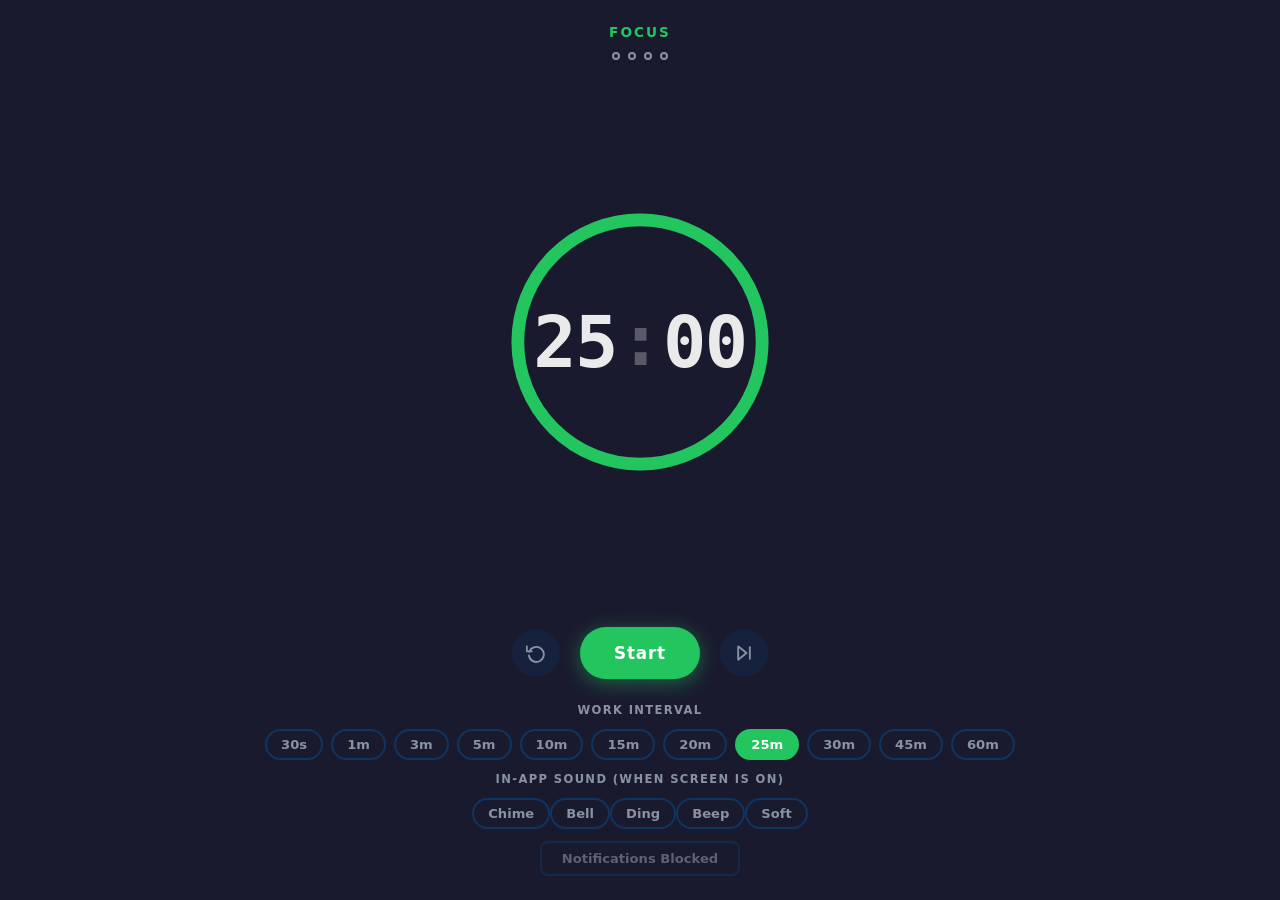
<file: index.html>
<!DOCTYPE html>
<html lang="en">
<head>
  <meta charset="UTF-8">
  <meta name="viewport" content="width=device-width, initial-scale=1, viewport-fit=cover">

  <!-- PWA / installability -->
  <link rel="manifest" href="manifest.json">
  <meta name="theme-color" content="#22c55e">

  <!-- iOS PWA support -->
  <meta name="apple-mobile-web-app-capable" content="yes">
  <meta name="apple-mobile-web-app-status-bar-style" content="black-translucent">
  <meta name="apple-mobile-web-app-title" content="Pomodoro">
  <link rel="apple-touch-icon" href="icons/apple-touch-icon.png">

  <title>Pomodoro Timer</title>
  <link rel="stylesheet" href="style.css">
</head>
<body>

  <!-- ── Header ──────────────────────────────────────────── -->
  <header>
    <h1 id="session-label">Focus</h1>
    <div id="session-dots" aria-label="Completed pomodoros this cycle"></div>
  </header>

  <!-- ── Timer ring ──────────────────────────────────────── -->
  <main>
    <div class="ring-wrapper" role="timer" aria-live="off">
      <svg id="progress-ring" viewBox="0 0 220 220" aria-hidden="true">
        <circle class="ring-track" cx="110" cy="110" r="96"/>
        <circle
          class="ring-progress"
          id="ring-progress-circle"
          cx="110" cy="110" r="96"
        />
      </svg>
      <div class="timer-display">
        <span id="timer-minutes">25</span>
        <span class="timer-colon">:</span>
        <span id="timer-seconds">00</span>
      </div>
    </div>
  </main>

  <!-- ── Controls ────────────────────────────────────────── -->
  <section id="controls" aria-label="Timer controls">
    <button id="btn-reset"       class="ctrl-btn icon-btn" aria-label="Reset timer">
      <svg viewBox="0 0 24 24" fill="none" stroke="currentColor" stroke-width="2.2" stroke-linecap="round" stroke-linejoin="round">
        <polyline points="1 4 1 10 7 10"/>
        <path d="M3.51 15a9 9 0 1 0 .49-4.5"/>
      </svg>
    </button>

    <button id="btn-start-pause" class="ctrl-btn primary-btn" aria-label="Start timer">
      Start
    </button>

    <button id="btn-skip"        class="ctrl-btn icon-btn" aria-label="Skip to next session">
      <svg viewBox="0 0 24 24" fill="none" stroke="currentColor" stroke-width="2.2" stroke-linecap="round" stroke-linejoin="round">
        <polygon points="5 4 15 12 5 20 5 4"/>
        <line x1="19" y1="5" x2="19" y2="19"/>
      </svg>
    </button>
  </section>

  <!-- ── Settings ────────────────────────────────────────── -->
  <section id="settings" aria-label="Timer settings">
    <p class="settings-label">Work interval</p>
    <div id="duration-picker" role="group" aria-label="Choose work duration"></div>

    <p class="settings-label">In-app sound (when screen is on)</p>
    <div id="tune-picker" role="group" aria-label="Choose notification sound"></div>

    <button id="btn-notify-enable" class="notify-btn">
      Enable Notifications
    </button>
  </section>

  <!-- ── iOS install hint ─────────────────────────────────── -->
  <div id="ios-install-hint" hidden role="status">
    <div class="hint-content">
      <span class="hint-icon">&#8679;</span>
      <p>
        Tap <strong>Share</strong> then <strong>"Add to Home Screen"</strong>
        for notification support on iPhone.
      </p>
    </div>
    <button id="ios-hint-close" aria-label="Dismiss">&#x2715;</button>
  </div>

  <!-- ── Toast container (injected by JS) ─────────────────── -->
  <script src="app.js" type="module"></script>
</body>
</html>
</file>
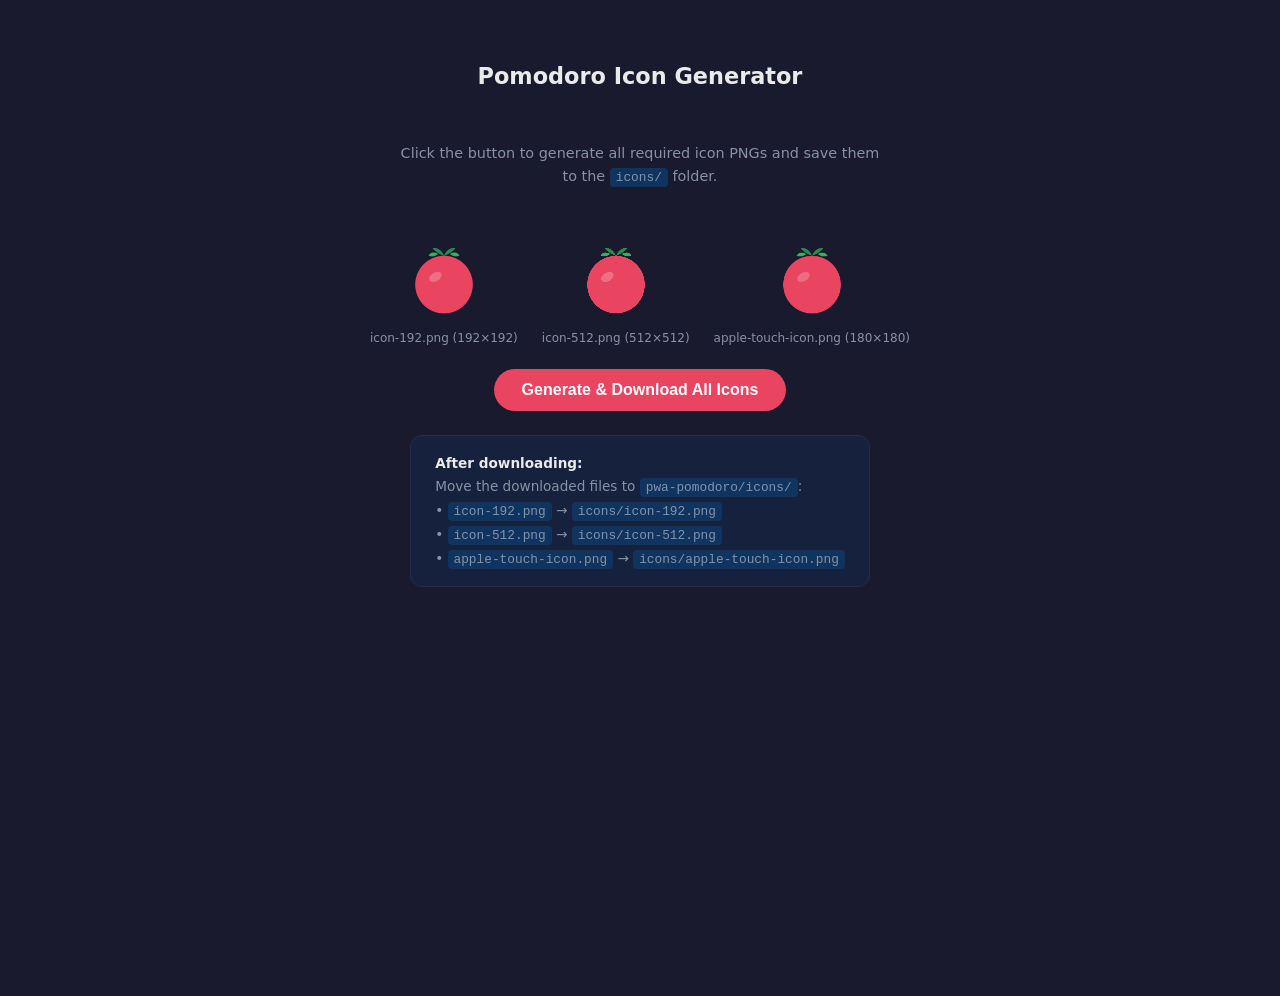
<file: tools/generate-icons.html>
<!DOCTYPE html>
<html lang="en">
<head>
  <meta charset="UTF-8">
  <meta name="viewport" content="width=device-width, initial-scale=1">
  <title>Generate Pomodoro Icons</title>
  <style>
    body {
      font-family: system-ui, sans-serif;
      background: #1a1a2e;
      color: #eaeaea;
      display: flex;
      flex-direction: column;
      align-items: center;
      gap: 24px;
      padding: 40px 20px;
      min-height: 100vh;
    }
    h1 { font-size: 1.4rem; }
    p  { color: #8892a4; font-size: 0.9rem; text-align: center; max-width: 480px; line-height: 1.6; }
    .previews { display: flex; gap: 24px; align-items: flex-end; flex-wrap: wrap; justify-content: center; }
    .preview-item { display: flex; flex-direction: column; align-items: center; gap: 8px; }
    .preview-item span { font-size: 0.75rem; color: #8892a4; }
    canvas { border-radius: 16px; }
    .btn {
      padding: 12px 28px;
      border-radius: 999px;
      border: none;
      background: #e94560;
      color: #fff;
      font-size: 1rem;
      font-weight: 700;
      cursor: pointer;
      transition: filter 0.2s;
    }
    .btn:hover { filter: brightness(1.1); }
    .instructions {
      background: #16213e;
      border: 1px solid #2a2a4a;
      border-radius: 12px;
      padding: 16px 24px;
      font-size: 0.85rem;
      line-height: 1.7;
      max-width: 480px;
      color: #8892a4;
    }
    .instructions strong { color: #eaeaea; }
    code {
      background: #0f3460;
      padding: 2px 6px;
      border-radius: 4px;
      font-size: 0.8rem;
    }
  </style>
</head>
<body>
  <h1>Pomodoro Icon Generator</h1>
  <p>Click the button to generate all required icon PNGs and save them to the <code>icons/</code> folder.</p>

  <div class="previews" id="previews"></div>

  <button class="btn" id="generate-btn">Generate &amp; Download All Icons</button>

  <div class="instructions">
    <strong>After downloading:</strong><br>
    Move the downloaded files to <code>pwa-pomodoro/icons/</code>:<br>
    &bull; <code>icon-192.png</code> → <code>icons/icon-192.png</code><br>
    &bull; <code>icon-512.png</code> → <code>icons/icon-512.png</code><br>
    &bull; <code>apple-touch-icon.png</code> → <code>icons/apple-touch-icon.png</code>
  </div>

  <script>
    // Draw the tomato icon onto a canvas at any size
    function drawIcon(canvas, size) {
      const ctx = canvas.getContext('2d');
      canvas.width  = size;
      canvas.height = size;

      const s = size / 100; // scale factor (design is in 0-100 space)

      // Background
      ctx.fillStyle = '#1a1a2e';
      ctx.beginPath();
      roundRect(ctx, 0, 0, size, size, size * 0.2);
      ctx.fill();

      // Tomato body
      ctx.fillStyle = '#e94560';
      ctx.beginPath();
      ctx.arc(50 * s, 60 * s, 30 * s, 0, Math.PI * 2);
      ctx.fill();

      // Stem
      ctx.fillStyle = '#2d8a4e';
      ctx.beginPath();
      ctx.moveTo(50 * s, 30 * s);
      ctx.bezierCurveTo(46 * s, 20 * s, 38 * s, 22 * s, 38 * s, 22 * s);
      ctx.bezierCurveTo(43 * s, 28 * s, 50 * s, 30 * s, 50 * s, 30 * s);
      ctx.bezierCurveTo(50 * s, 30 * s, 57 * s, 28 * s, 62 * s, 22 * s);
      ctx.bezierCurveTo(62 * s, 22 * s, 54 * s, 20 * s, 50 * s, 30 * s);
      ctx.closePath();
      ctx.fill();

      // Leaf left
      ctx.fillStyle = '#3aad62';
      ctx.beginPath();
      ctx.moveTo(44 * s, 28 * s);
      ctx.bezierCurveTo(36 * s, 24 * s, 34 * s, 30 * s, 34 * s, 30 * s);
      ctx.bezierCurveTo(40 * s, 32 * s, 44 * s, 28 * s, 44 * s, 28 * s);
      ctx.fill();

      // Leaf right
      ctx.beginPath();
      ctx.moveTo(56 * s, 28 * s);
      ctx.bezierCurveTo(64 * s, 24 * s, 66 * s, 30 * s, 66 * s, 30 * s);
      ctx.bezierCurveTo(60 * s, 32 * s, 56 * s, 28 * s, 56 * s, 28 * s);
      ctx.fill();

      // Highlight
      ctx.save();
      ctx.translate(41 * s, 52 * s);
      ctx.rotate(-30 * Math.PI / 180);
      ctx.fillStyle = 'rgba(255,255,255,0.22)';
      ctx.beginPath();
      ctx.ellipse(0, 0, 7 * s, 4.5 * s, 0, 0, Math.PI * 2);
      ctx.fill();
      ctx.restore();
    }

    // Polyfill for roundRect (Safari < 15.4)
    function roundRect(ctx, x, y, w, h, r) {
      ctx.beginPath();
      ctx.moveTo(x + r, y);
      ctx.lineTo(x + w - r, y);
      ctx.quadraticCurveTo(x + w, y, x + w, y + r);
      ctx.lineTo(x + w, y + h - r);
      ctx.quadraticCurveTo(x + w, y + h, x + w - r, y + h);
      ctx.lineTo(x + r, y + h);
      ctx.quadraticCurveTo(x, y + h, x, y + h - r);
      ctx.lineTo(x, y + r);
      ctx.quadraticCurveTo(x, y, x + r, y);
      ctx.closePath();
    }

    // Draw apple-touch-icon: solid background, no rounded corners
    // (iOS clips it to a rounded square automatically)
    function drawAppleIcon(canvas) {
      const size = 180;
      const ctx = canvas.getContext('2d');
      canvas.width  = size;
      canvas.height = size;

      // Solid background (no alpha — iOS fills transparency with black)
      ctx.fillStyle = '#1a1a2e';
      ctx.fillRect(0, 0, size, size);

      // Scale the tomato slightly larger for apple-touch-icon
      const s = size / 100;

      ctx.fillStyle = '#e94560';
      ctx.beginPath();
      ctx.arc(50 * s, 60 * s, 30 * s, 0, Math.PI * 2);
      ctx.fill();

      ctx.fillStyle = '#2d8a4e';
      ctx.beginPath();
      ctx.moveTo(50 * s, 30 * s);
      ctx.bezierCurveTo(46 * s, 20 * s, 38 * s, 22 * s, 38 * s, 22 * s);
      ctx.bezierCurveTo(43 * s, 28 * s, 50 * s, 30 * s, 50 * s, 30 * s);
      ctx.bezierCurveTo(50 * s, 30 * s, 57 * s, 28 * s, 62 * s, 22 * s);
      ctx.bezierCurveTo(62 * s, 22 * s, 54 * s, 20 * s, 50 * s, 30 * s);
      ctx.closePath();
      ctx.fill();

      ctx.fillStyle = '#3aad62';
      ctx.beginPath();
      ctx.moveTo(44 * s, 28 * s);
      ctx.bezierCurveTo(36 * s, 24 * s, 34 * s, 30 * s, 34 * s, 30 * s);
      ctx.bezierCurveTo(40 * s, 32 * s, 44 * s, 28 * s, 44 * s, 28 * s);
      ctx.fill();
      ctx.beginPath();
      ctx.moveTo(56 * s, 28 * s);
      ctx.bezierCurveTo(64 * s, 24 * s, 66 * s, 30 * s, 66 * s, 30 * s);
      ctx.bezierCurveTo(60 * s, 32 * s, 56 * s, 28 * s, 56 * s, 28 * s);
      ctx.fill();

      ctx.save();
      ctx.translate(41 * s, 52 * s);
      ctx.rotate(-30 * Math.PI / 180);
      ctx.fillStyle = 'rgba(255,255,255,0.22)';
      ctx.beginPath();
      ctx.ellipse(0, 0, 7 * s, 4.5 * s, 0, 0, Math.PI * 2);
      ctx.fill();
      ctx.restore();
    }

    const icons = [
      { name: 'icon-192.png',       size: 192, fn: (c) => drawIcon(c, 192) },
      { name: 'icon-512.png',       size: 512, fn: (c) => drawIcon(c, 512) },
      { name: 'apple-touch-icon.png', size: 180, fn: drawAppleIcon },
    ];

    // Render previews on load
    const previewsEl = document.getElementById('previews');
    icons.forEach(icon => {
      const canvas = document.createElement('canvas');
      const displaySize = Math.min(icon.size, 96);
      icon.fn(canvas);

      const scaled = document.createElement('canvas');
      scaled.width  = displaySize;
      scaled.height = displaySize;
      scaled.getContext('2d').drawImage(canvas, 0, 0, displaySize, displaySize);

      const item = document.createElement('div');
      item.className = 'preview-item';
      item.appendChild(scaled);
      item.appendChild(Object.assign(document.createElement('span'), {
        textContent: `${icon.name} (${icon.size}×${icon.size})`
      }));
      previewsEl.appendChild(item);
    });

    // Download all on button click
    document.getElementById('generate-btn').addEventListener('click', () => {
      icons.forEach(icon => {
        const canvas = document.createElement('canvas');
        icon.fn(canvas);
        const link = document.createElement('a');
        link.download = icon.name;
        link.href = canvas.toDataURL('image/png');
        link.click();
      });
    });
  </script>
</body>
</html>
</file>
<file: style.css>
/* ── Design tokens ──────────────────────────────────────────── */
:root {
  --clr-bg:           #1a1a2e;
  --clr-surface:      #16213e;
  --clr-surface-2:    #0f3460;
  --clr-accent:       #22c55e;   /* work */
  --clr-accent-break: #0f9b8e;   /* short break */
  --clr-accent-long:  #f5a623;   /* long break */
  --clr-text:         #eaeaea;
  --clr-muted:        #8892a4;
  --clr-ring-track:   #2a2a4a;

  /* Updated by JS on session change */
  --session-color: #22c55e;

  --font-mono: 'SF Mono', 'Fira Code', 'Cascadia Code', 'Consolas', monospace;
  --font-ui:   system-ui, -apple-system, BlinkMacSystemFont, sans-serif;

  --radius-sm: 8px;
  --radius:    16px;
  --radius-lg: 24px;
  --transition: 0.3s ease;
}

/* ── Reset ──────────────────────────────────────────────────── */
*, *::before, *::after {
  box-sizing: border-box;
  margin: 0;
  padding: 0;
}

/* ── Base ───────────────────────────────────────────────────── */
html {
  font-size: 16px;
  -webkit-text-size-adjust: 100%;
}

body {
  font-family: var(--font-ui);
  background-color: var(--clr-bg);
  color: var(--clr-text);

  /* Grid: header / timer (grows) / controls / settings */
  display: grid;
  grid-template-rows: auto 1fr auto auto;
  min-height: 100vh;
  min-height: 100dvh;  /* dynamic viewport — correct on mobile Safari */

  /* Safe area insets for notch / Dynamic Island / home indicator */
  padding-top:    max(16px, env(safe-area-inset-top));
  padding-right:  max(16px, env(safe-area-inset-right));
  padding-bottom: max(20px, env(safe-area-inset-bottom));
  padding-left:   max(16px, env(safe-area-inset-left));

  gap: 8px;
  overflow: hidden;
}

/* ── Header ─────────────────────────────────────────────────── */
header {
  display: flex;
  flex-direction: column;
  align-items: center;
  gap: 12px;
  padding: 8px 0 4px;
}

#session-label {
  font-size: 0.85rem;
  font-weight: 700;
  letter-spacing: 0.15em;
  text-transform: uppercase;
  color: var(--session-color);
  transition: color var(--transition);
}

#session-dots {
  display: flex;
  gap: 8px;
  align-items: center;
}

.session-dot {
  width: 8px;
  height: 8px;
  border-radius: 50%;
  border: 2px solid var(--clr-muted);
  background: transparent;
  transition: background var(--transition), border-color var(--transition);
}

.session-dot.filled {
  background: var(--session-color);
  border-color: var(--session-color);
}

/* ── Main (timer ring) ──────────────────────────────────────── */
main {
  display: flex;
  align-items: center;
  justify-content: center;
  padding: 8px 0;
}

.ring-wrapper {
  position: relative;
  width: min(280px, 72vw);
  aspect-ratio: 1;
}

#progress-ring {
  width: 100%;
  height: 100%;
  display: block;
  overflow: visible;
}

.ring-track {
  fill: none;
  stroke: var(--clr-ring-track);
  stroke-width: 10;
}

.ring-progress {
  fill: none;
  stroke: var(--session-color);
  stroke-width: 10;
  stroke-linecap: round;
  /* Circumference = 2 * π * 96 = 603.186 */
  stroke-dasharray: 603.186;
  stroke-dashoffset: 0;
  /* Start at 12 o'clock */
  transform: rotate(-90deg);
  transform-origin: center;
  transform-box: fill-box;
  transition:
    stroke-dashoffset 1s linear,
    stroke var(--transition);
}

/* Countdown overlay — centered over SVG */
.timer-display {
  position: absolute;
  inset: 0;
  display: flex;
  align-items: center;
  justify-content: center;
  gap: 0;
  pointer-events: none;
  user-select: none;
}

.timer-display span {
  font-family: var(--font-mono);
  font-size: clamp(2.8rem, 12vw, 4.5rem);
  font-weight: 600;
  line-height: 1;
  color: var(--clr-text);
  letter-spacing: -0.02em;
}

.timer-colon {
  padding: 0 2px;
  margin-top: -4px;  /* optical alignment */
  opacity: 0.7;
  animation: blink 1s step-end infinite;
}

@keyframes blink {
  0%, 100% { opacity: 0.7; }
  50%       { opacity: 0.2; }
}

/* Pause the colon blink when running */
body.paused .timer-colon {
  animation: none;
  opacity: 0.3;
}

/* ── Controls ───────────────────────────────────────────────── */
#controls {
  display: flex;
  align-items: center;
  justify-content: center;
  gap: 20px;
  padding: 8px 0;
}

.ctrl-btn {
  border: none;
  cursor: pointer;
  transition: transform var(--transition), opacity var(--transition);
  -webkit-tap-highlight-color: transparent;
  background: transparent;
}

.ctrl-btn:active {
  transform: scale(0.92);
}

/* Icon buttons (reset / skip) */
.icon-btn {
  width: 48px;
  height: 48px;
  border-radius: 50%;
  background: var(--clr-surface);
  display: flex;
  align-items: center;
  justify-content: center;
  color: var(--clr-muted);
  transition:
    color var(--transition),
    background var(--transition),
    transform var(--transition);
}

.icon-btn svg {
  width: 20px;
  height: 20px;
}

.icon-btn:hover,
.icon-btn:focus-visible {
  color: var(--clr-text);
  background: var(--clr-surface-2);
}

/* Primary Start/Pause button */
.primary-btn {
  min-width: 120px;
  height: 52px;
  border-radius: 999px;
  background: var(--session-color);
  color: #fff;
  font-family: var(--font-ui);
  font-size: 1.05rem;
  font-weight: 700;
  letter-spacing: 0.05em;
  padding: 0 28px;
  transition:
    background var(--transition),
    filter var(--transition),
    transform var(--transition);
  box-shadow: 0 4px 20px color-mix(in srgb, var(--session-color) 45%, transparent);
}

.primary-btn:hover,
.primary-btn:focus-visible {
  filter: brightness(1.1);
}

.primary-btn:active {
  transform: scale(0.95);
  filter: brightness(0.95);
}

/* ── Settings ───────────────────────────────────────────────── */
#settings {
  display: flex;
  flex-direction: column;
  align-items: center;
  gap: 12px;
  padding: 8px 0 4px;
}

.settings-label {
  font-size: 0.72rem;
  font-weight: 600;
  letter-spacing: 0.12em;
  text-transform: uppercase;
  color: var(--clr-muted);
}

#duration-picker {
  display: flex;
  flex-wrap: wrap;
  gap: 8px;
  justify-content: center;
  padding: 0 8px;
}

.duration-btn {
  padding: 6px 14px;
  border-radius: 999px;
  border: 2px solid var(--clr-surface-2);
  background: transparent;
  color: var(--clr-muted);
  font-family: var(--font-ui);
  font-size: 0.82rem;
  font-weight: 600;
  cursor: pointer;
  transition:
    color var(--transition),
    border-color var(--transition),
    background var(--transition);
  -webkit-tap-highlight-color: transparent;
}

.duration-btn:hover,
.duration-btn:focus-visible {
  border-color: var(--session-color);
  color: var(--clr-text);
}

.duration-btn.active {
  border-color: var(--session-color);
  background: var(--session-color);
  color: #fff;
}

.duration-btn:disabled {
  opacity: 0.4;
  cursor: not-allowed;
}

/* Notify button */
.notify-btn {
  padding: 8px 20px;
  border-radius: var(--radius-sm);
  border: 2px solid var(--clr-surface-2);
  background: transparent;
  color: var(--clr-muted);
  font-family: var(--font-ui);
  font-size: 0.82rem;
  font-weight: 600;
  cursor: pointer;
  transition:
    color var(--transition),
    border-color var(--transition),
    background var(--transition);
  -webkit-tap-highlight-color: transparent;
}

.notify-btn:hover,
.notify-btn:focus-visible {
  border-color: var(--session-color);
  color: var(--clr-text);
}

.notify-btn.active {
  border-color: var(--clr-accent-break);
  color: var(--clr-accent-break);
}

.notify-btn:disabled {
  opacity: 0.6;
  cursor: default;
}

/* ── iOS install hint ───────────────────────────────────────── */
#ios-install-hint {
  position: fixed;
  bottom: max(16px, env(safe-area-inset-bottom));
  left: 16px;
  right: 16px;
  background: var(--clr-surface-2);
  border: 1px solid rgba(255,255,255,0.1);
  border-radius: var(--radius);
  padding: 14px 16px;
  display: flex;
  align-items: center;
  gap: 12px;
  box-shadow: 0 8px 32px rgba(0,0,0,0.4);
  z-index: 100;
}

#ios-install-hint[hidden] {
  display: none;
}

.hint-content {
  display: flex;
  align-items: center;
  gap: 12px;
  flex: 1;
}

.hint-icon {
  font-size: 1.5rem;
  color: var(--session-color);
  flex-shrink: 0;
}

.hint-content p {
  font-size: 0.82rem;
  line-height: 1.4;
  color: var(--clr-muted);
}

.hint-content strong {
  color: var(--clr-text);
}

#ios-hint-close {
  background: transparent;
  border: none;
  color: var(--clr-muted);
  font-size: 1rem;
  cursor: pointer;
  padding: 4px;
  flex-shrink: 0;
  line-height: 1;
  transition: color var(--transition);
}

#ios-hint-close:hover {
  color: var(--clr-text);
}

/* ── Toast notifications ────────────────────────────────────── */
.toast {
  position: fixed;
  bottom: max(80px, calc(env(safe-area-inset-bottom) + 80px));
  left: 50%;
  transform: translateX(-50%) translateY(20px);
  background: var(--clr-surface-2);
  color: var(--clr-text);
  padding: 10px 20px;
  border-radius: var(--radius-sm);
  font-size: 0.85rem;
  font-weight: 500;
  white-space: nowrap;
  pointer-events: none;
  opacity: 0;
  transition: opacity 0.25s ease, transform 0.25s ease;
  z-index: 200;
  box-shadow: 0 4px 16px rgba(0,0,0,0.3);
}

.toast.visible {
  opacity: 1;
  transform: translateX(-50%) translateY(0);
}

/* ── Focus styles (accessibility) ───────────────────────────── */
:focus-visible {
  outline: 2px solid var(--session-color);
  outline-offset: 3px;
  border-radius: 4px;
}

/* ── Landscape adjustment ───────────────────────────────────── */
@media (orientation: landscape) and (max-height: 500px) {
  body {
    grid-template-rows: auto auto auto;
    grid-template-columns: 1fr 1fr;
    grid-template-areas:
      "header  ring"
      "controls ring"
      "settings ring";
    align-items: center;
  }

  header  { grid-area: header;   }
  main    { grid-area: ring;     }
  #controls { grid-area: controls; }
  #settings { grid-area: settings; }

  .ring-wrapper {
    width: min(260px, 55vh);
  }
}
</file>
